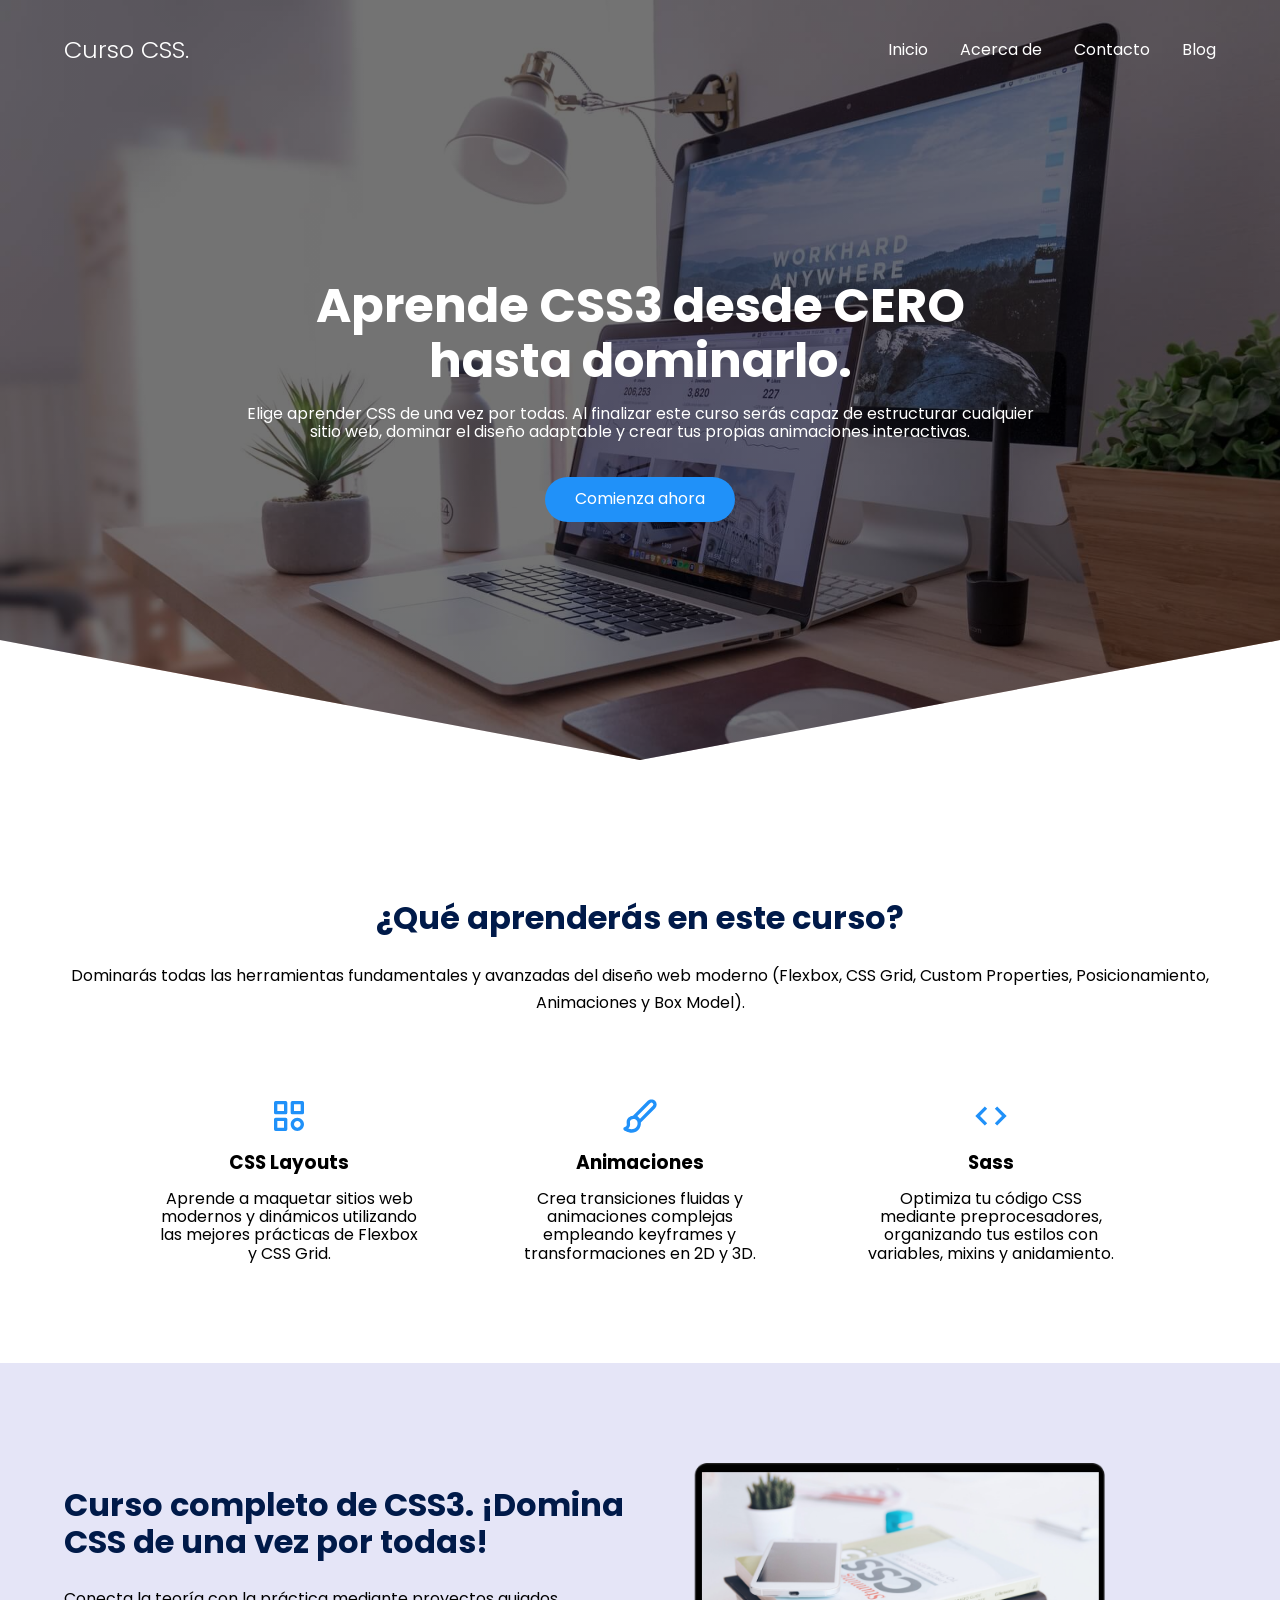
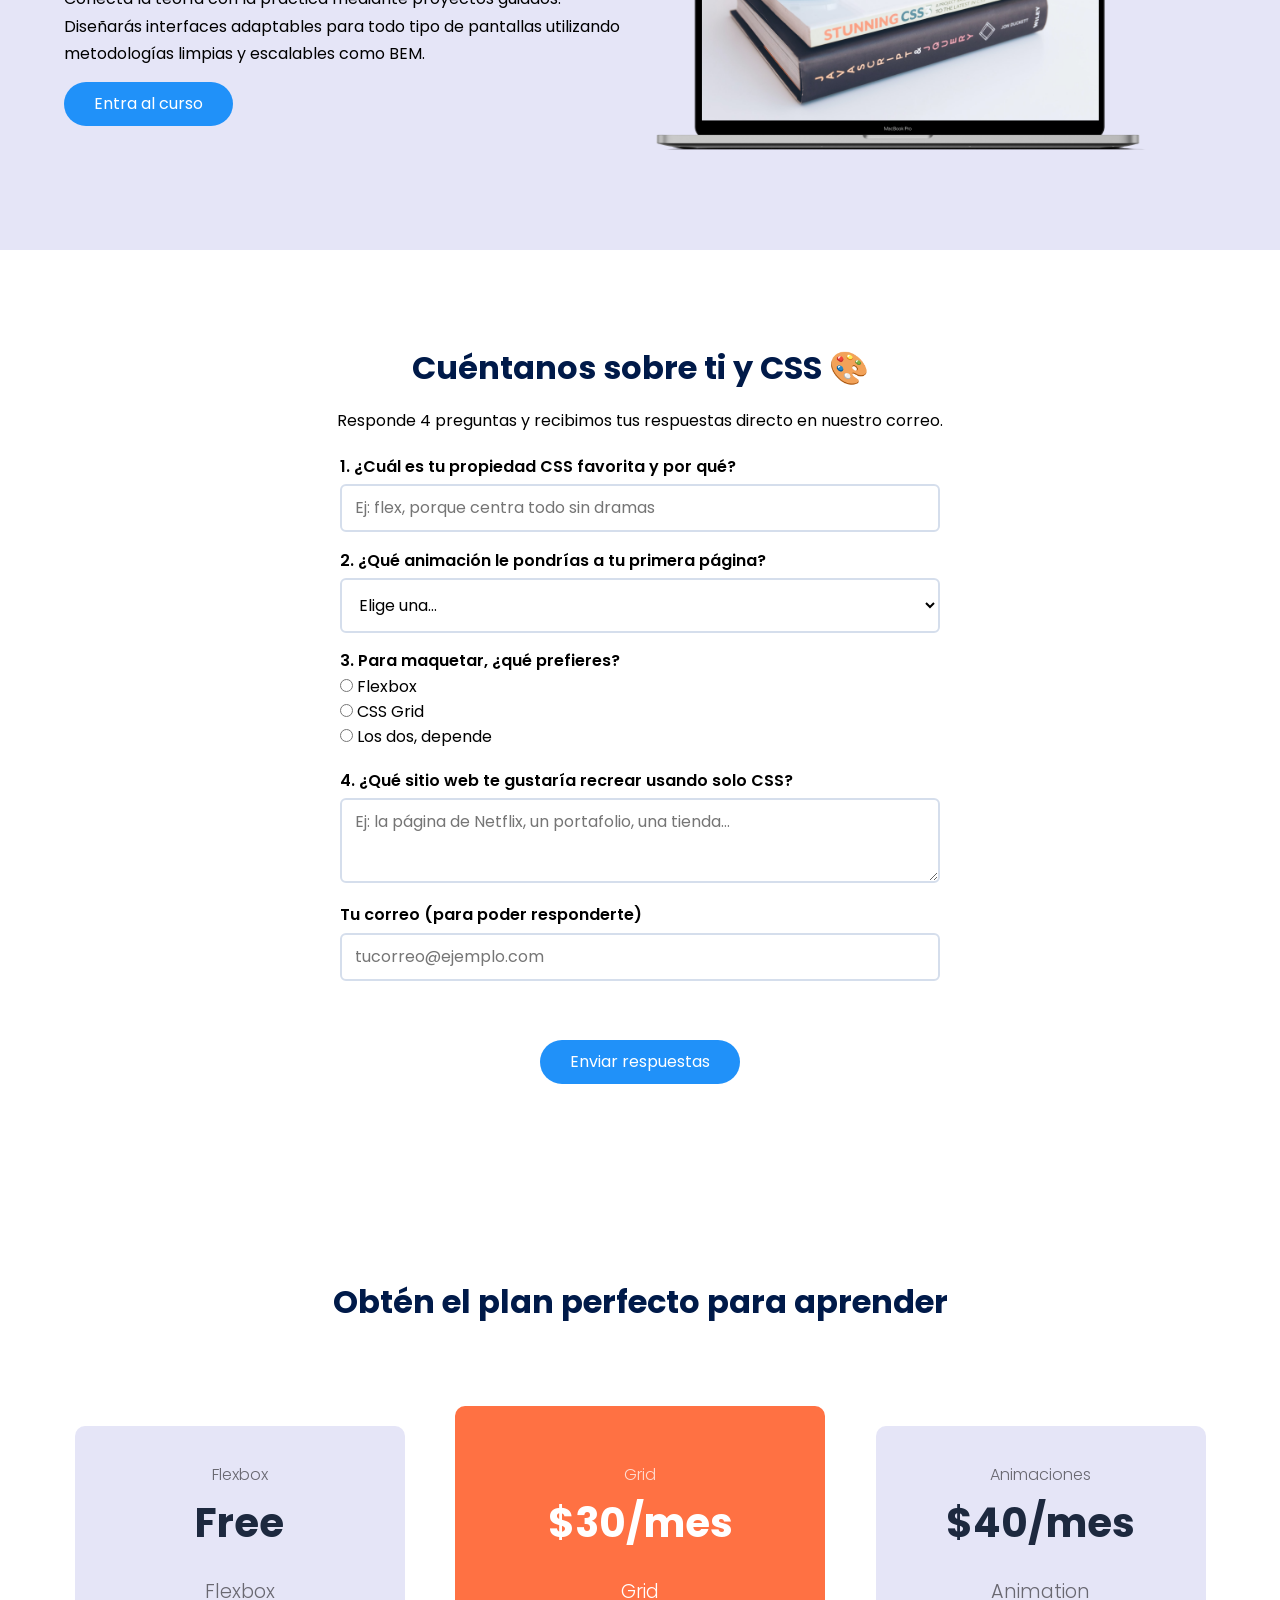
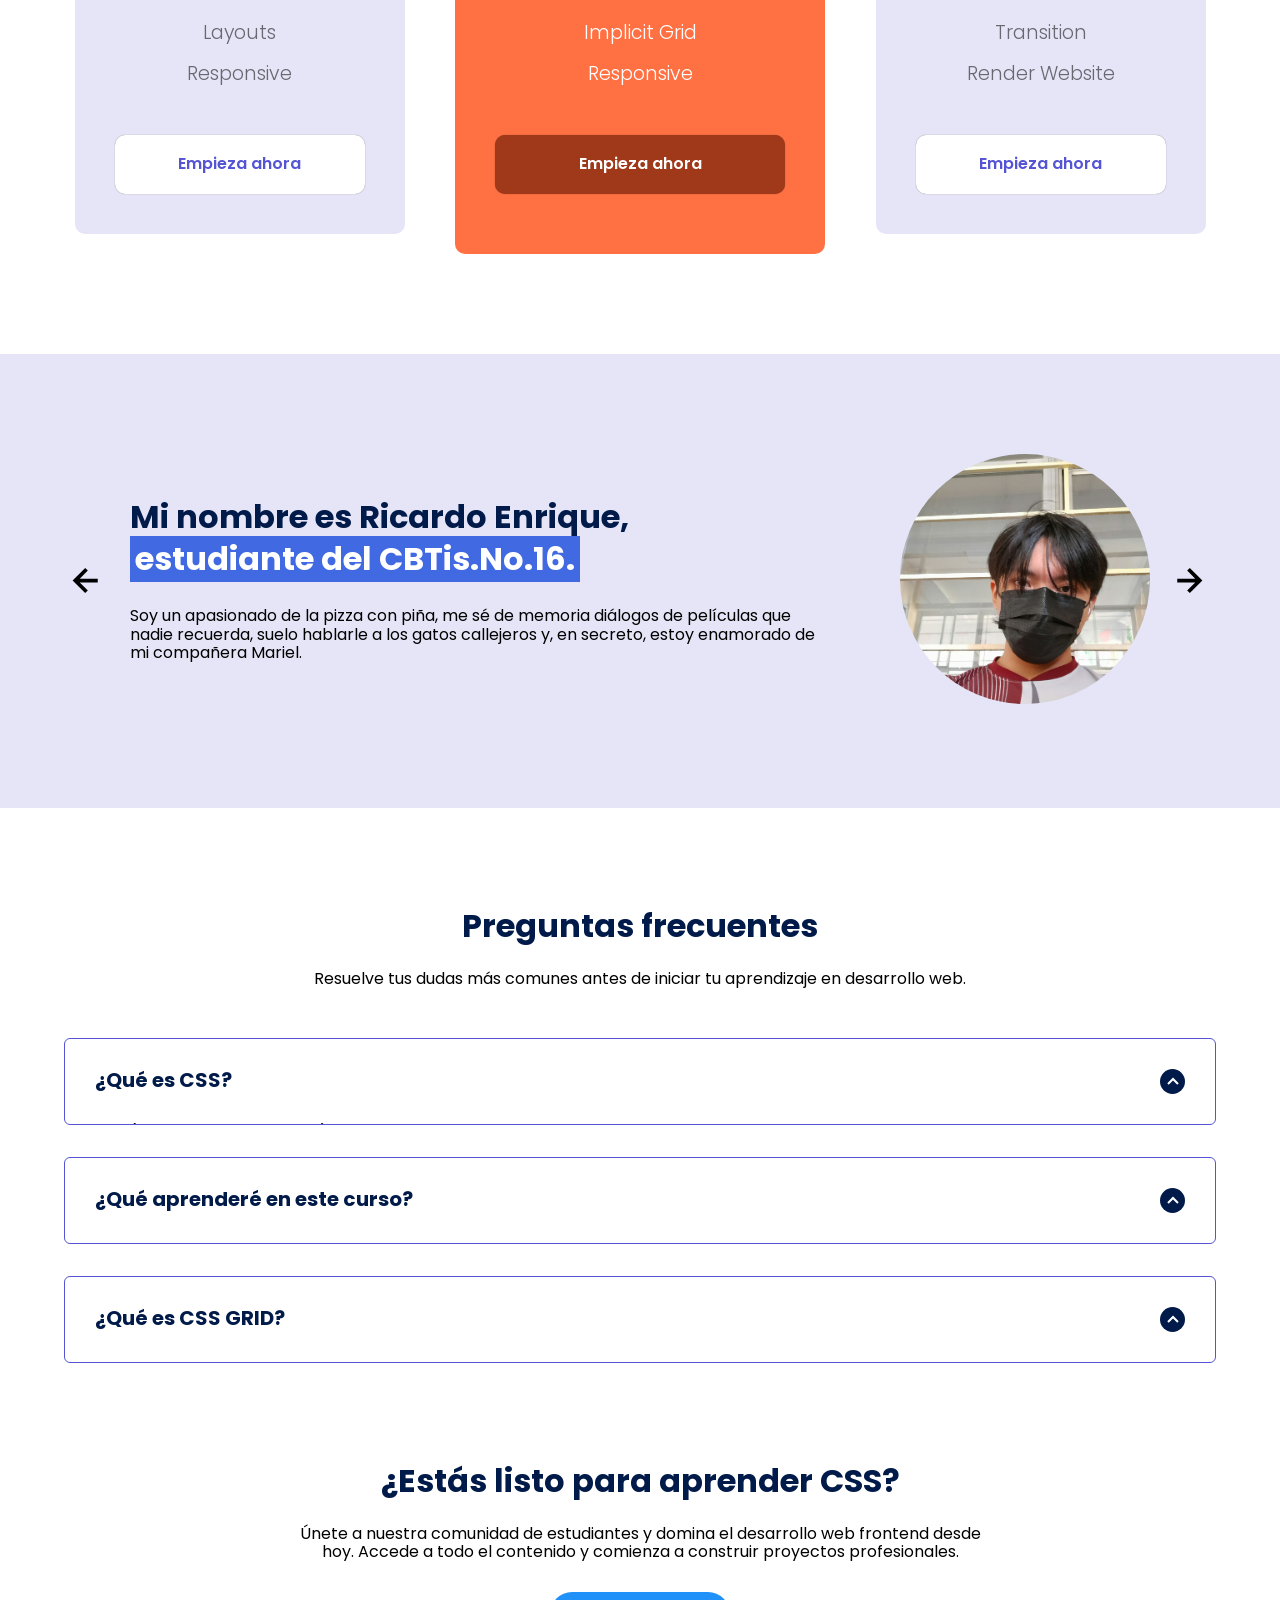
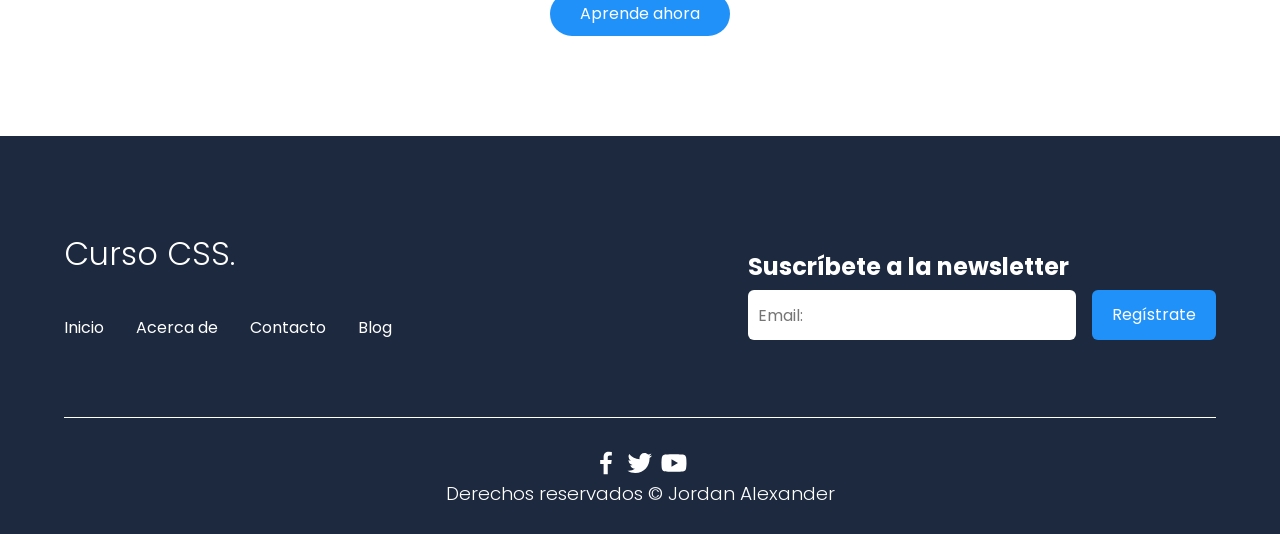
<file: index.html>
<!DOCTYPE html>
<html lang="es">

<head>
    <meta charset="UTF-8">
    <meta http-equiv="X-UA-Compatible" content="IE=edge">
    <meta name="viewport" content="width=device-width, initial-scale=1.0">
    <title>Mrquez Peña Ricardo Enrique</title>
    <link rel="shortcut icon" href="./images/favicon.png" type="image/x-icon">
    <link rel="stylesheet" href="./css/normalize.css">
    <link rel="stylesheet" href="./css/estilos.css">
    <link rel="stylesheet" href="./css/contacto.css">

    <meta name="theme-color" content="#2091F9">

    <meta name="title" content="Aprende CSS desde cero hasta nivel profesional">
    <meta name="description"
        content="Aprende CSS3, Flexbox, Grid Layout, Animaciones y Responsive Design paso a paso con proyectos reales.">

    <meta property="og:type" content="website">
    <meta property="og:url" content="https://alexcgdesign.github.io">
    <meta property="og:title" content="Aprende CSS desde cero hasta nivel profesional">
    <meta property="og:description"
        content="Aprende CSS3, Flexbox, Grid Layout, Animaciones y Responsive Design paso a paso con proyectos reales.">
    <meta property="og:image" content="https://alexcgdesign.github.io/images/css.jpg">

    <meta property="twitter:card" content="summary_large_image">
    <meta property="twitter:url" content="https://www.jordanalex.com/">
    <meta property="twitter:title" content="Aprende CSS desde cero hasta nivel profesional">
    <meta property="twitter:description"
        content="Aprende CSS3, Flexbox, Grid Layout, Animaciones y Responsive Design paso a paso con proyectos reales.">
    <meta property="twitter:image" content="https://alexcgdesign.github.io/images/css.jpg">
</head>

<body>

    <header class="hero">
        <nav class="nav container">
            <div class="nav__logo">
                <h2 class="nav__title">Curso CSS.</h2>
            </div>

            <ul class="nav__link nav__link--menu">
                <li class="nav__items">
                    <a href="#" class="nav__links">Inicio</a>
                </li>
                <li class="nav__items">
                    <a href="#" class="nav__links">Acerca de</a>
                </li>
                <li class="nav__items">
                    <a href="#contacto" class="nav__links">Contacto</a>
                </li>
                <li class="nav__items">
                    <a href="#" class="nav__links">Blog</a>
                </li>

                <img src="./images/close.svg" class="nav__close" alt="Cerrar menú">
            </ul>

            <div class="nav__menu">
                <img src="./images/menu.svg" class="nav__img" alt="Menú de navegación">
            </div>
        </nav>

        <section class="hero__container container">
            <h1 class="hero__title">Aprende CSS3 desde CERO hasta dominarlo.</h1>
            <p class="hero__paragraph">Elige aprender CSS de una vez por todas. Al finalizar este curso serás capaz de estructurar cualquier sitio web, dominar el diseño adaptable y crear tus propias animaciones interactivas.</p>
            <a href="#contacto" class="cta">Comienza ahora</a>
        </section>
    </header>

    <main>
        <section class="container about">
            <h2 class="subtitle">¿Qué aprenderás en este curso?</h2>
            <p class="about__paragraph">Dominarás todas las herramientas fundamentales y avanzadas del diseño web moderno (Flexbox, CSS Grid, Custom Properties, Posicionamiento, Animaciones y Box Model).</p>

            <div class="about__main">
                <article class="about__icons">
                    <img src="./images/shapes.svg" class="about__icon" alt="Icono de Maquetación">
                    <h3 class="about__title">CSS Layouts</h3>
                    <p class="about__paragrah">Aprende a maquetar sitios web modernos y dinámicos utilizando las mejores prácticas de Flexbox y CSS Grid.</p>
                </article>

                <article class="about__icons">
                    <img src="./images/paint.svg" class="about__icon" alt="Icono de Animaciones">
                    <h3 class="about__title">Animaciones</h3>
                    <p class="about__paragrah">Crea transiciones fluidas y animaciones complejas empleando keyframes y transformaciones en 2D y 3D.</p>
                </article>

                <article class="about__icons">
                    <img src="./images/code.svg" class="about__icon" alt="Icono de Sass">
                    <h3 class="about__title">Sass</h3>
                    <p class="about__paragrah">Optimiza tu código CSS mediante preprocesadores, organizando tus estilos con variables, mixins y anidamiento.</p>
                </article>
            </div>
        </section>

        <section class="knowledge">
            <div class="knowledge__container container">
                <div class="knowledege__texts">
                    <h2 class="subtitle">Curso completo de CSS3. ¡Domina CSS de una vez por todas!</h2>
                    <p class="knowledge__paragraph">Conecta la teoría con la práctica mediante proyectos guiados. Diseñarás interfaces adaptables para todo tipo de pantallas utilizando metodologías limpias y escalables como BEM.</p>
                    <a href="#contacto" class="cta">Entra al curso</a>
                </div>

                <figure class="knowledge__picture">
                    <img src="./images/macbook.png" class="knowledge__img" alt="Vista previa del curso en una laptop">
                </figure>
            </div>
        </section>

        <!-- SECCIÓN DE CONTACTO: formulario de Formspree con 4 preguntas -->
        <section class="questions container" id="contacto">
            <h2 class="subtitle">Cuéntanos sobre ti y CSS 🎨</h2>
            <p class="questions__paragraph">Responde 4 preguntas y recibimos tus respuestas directo en nuestro correo.</p>

            <form id="formContacto" class="cform" action="https://formspree.io/f/mljgojzv" method="POST">
                <div class="cform__q">
                    <label for="c_propiedad">1. ¿Cuál es tu propiedad CSS favorita y por qué?</label>
                    <input type="text" id="c_propiedad" name="Propiedad favorita" placeholder="Ej: flex, porque centra todo sin dramas" required>
                </div>

                <div class="cform__q">
                    <label for="c_animacion">2. ¿Qué animación le pondrías a tu primera página?</label>
                    <select id="c_animacion" name="Animacion elegida" required>
                        <option value="" disabled selected>Elige una…</option>
                        <option>Rebote de botones</option>
                        <option>Desvanecer al hacer scroll</option>
                        <option>Giro 3D de tarjetas</option>
                        <option>Efecto máquina de escribir</option>
                    </select>
                </div>

                <fieldset class="cform__q">
                    <legend>3. Para maquetar, ¿qué prefieres?</legend>
                    <label class="cform__radio"><input type="radio" name="Maquetado preferido" value="Flexbox" required> Flexbox</label>
                    <label class="cform__radio"><input type="radio" name="Maquetado preferido" value="CSS Grid"> CSS Grid</label>
                    <label class="cform__radio"><input type="radio" name="Maquetado preferido" value="Los dos, depende"> Los dos, depende</label>
                </fieldset>

                <div class="cform__q">
                    <label for="c_sitio">4. ¿Qué sitio web te gustaría recrear usando solo CSS?</label>
                    <textarea id="c_sitio" name="Sitio a recrear" rows="3" placeholder="Ej: la página de Netflix, un portafolio, una tienda…" required></textarea>
                </div>

                <div class="cform__q">
                    <label for="c_email">Tu correo (para poder responderte)</label>
                    <input type="email" id="c_email" name="email" placeholder="tucorreo@ejemplo.com" required>
                </div>

                <p class="cform__msg" id="cMsg" role="status" aria-live="polite"></p>
                <button type="submit" class="cta cform__btn" id="cBtn">Enviar respuestas</button>
            </form>
        </section>

        <section class="price container">
            <h2 class="subtitle">Obtén el plan perfecto para aprender</h2>

            <div class="price__table">
                <div class="price__element">
                    <p class="price__name">Flexbox</p>
                    <h3 class="price__price">Free</h3>

                    <div class="price__items">
                        <p class="price__features">Flexbox</p>
                        <p class="price__features">Layouts</p>
                        <p class="price__features">Responsive</p>
                    </div>

                    <a href="#contacto" class="price__cta">Empieza ahora</a>
                </div>

                <div class="price__element price__element--best">
                    <p class="price__name">Grid</p>
                    <h3 class="price__price">$30/mes</h3>

                    <div class="price__items">
                        <p class="price__features">Grid</p>
                        <p class="price__features">Implicit Grid</p>
                        <p class="price__features">Responsive</p>
                    </div>

                    <a href="#contacto" class="price__cta">Empieza ahora</a>
                </div>

                <div class="price__element">
                    <p class="price__name">Animaciones</p>
                    <h3 class="price__price">$40/mes</h3>

                    <div class="price__items">
                        <p class="price__features">Animation</p>
                        <p class="price__features">Transition</p>
                        <p class="price__features">Render Website</p>
                    </div>

                    <a href="#contacto" class="price__cta">Empieza ahora</a>
                </div>
            </div>
        </section>

        <section class="testimony">
            <div class="testimony__container container">
                <img src="./images/leftarrow.svg" class="testimony__arrow" id="before" alt="Anterior testimonio">

                <section class="testimony__body testimony__body--show" data-id="1">
                    <div class="testimony__texts">
                        <h2 class="subtitle">Mi nombre es Ricardo Enrique, <span class="testimony__course">estudiante del CBTis.No.16.</span></h2>
                        <p class="testimony__review">Soy un apasionado de la pizza con piña, me sé de memoria diálogos de películas que nadie recuerda, suelo hablarle a los gatos callejeros y, en secreto, estoy enamorado de mi compañera Mariel.</p>
                    </div>

                    <figure class="testimony__picture">
                        <img src="./images/chino.png.jpeg" class="testimony__img" alt="CHINO">
                    </figure>
                </section>

                <section class="testimony__body" data-id="2">
                    <div class="testimony__texts">
                        <h2 class="subtitle">Mi nombre es Alejandra Pérez, <span class="testimony__course">estudiante de CSS.</span></h2>
                        <p class="testimony__review">Las explicaciones sobre CSS Grid y Responsive Design son excelentes. Los proyectos prácticos me ayudaron muchísimo a formar mi primer portafolio profesional.</p>
                    </div>

                    <figure class="testimony__picture">
                        <img src="./images/face2.jpg" class="testimony__img" alt="Foto de Alejandra Pérez">
                    </figure>
                </section>

                <section class="testimony__body" data-id="3">
                    <div class="testimony__texts">
                        <h2 class="subtitle">Mi nombre es Karen Arteaga, <span class="testimony__course">estudiante de CSS.</span></h2>
                        <p class="testimony__review">Siempre me costaba trabajo centrar elementos y hacer las páginas adaptables a dispositivos móviles. Este curso resolvió todas mis dudas desde la primera semana.</p>
                    </div>

                    <figure class="testimony__picture">
                        <img src="./images/face3.jpg" class="testimony__img" alt="Foto de Karen Arteaga">
                    </figure>
                </section>

                <section class="testimony__body" data-id="4">
                    <div class="testimony__texts">
                        <h2 class="subtitle">Mi nombre es Kevin Ramírez, <span class="testimony__course">estudiante de CSS.</span></h2>
                        <p class="testimony__review">El módulo de animaciones y variables de CSS me pareció increíble. Logré integrar interacciones avanzadas en mi trabajo diario sin depender de librerías externas.</p>
                    </div>

                    <figure class="testimony__picture">
                        <img src="./images/face4.jpg" class="testimony__img" alt="Foto de Kevin Ramírez">
                    </figure>
                </section>

                <img src="./images/rightarrow.svg" class="testimony__arrow" id="next" alt="Siguiente testimonio">
            </div>
        </section>

        <section class="questions container">
            <h2 class="subtitle">Preguntas frecuentes</h2>
            <p class="questions__paragraph">Resuelve tus dudas más comunes antes de iniciar tu aprendizaje en desarrollo web.</p>

            <section class="questions__container">
                <article class="questions__padding">
                    <div class="questions__answer">
                        <h3 class="questions__title">¿Qué es CSS?
                            <span class="questions__arrow">
                                <img src="./images/arrow.svg" class="questions__img" alt="Desplegar pregunta">
                            </span>
                        </h3>

                        <p class="questions__show">CSS (Cascading Style Sheets) es el lenguaje utilizado para definir la apariencia, el diseño y la presentación visual de un documento escrito en HTML. Permite aplicar colores, fuentes, espaciados y maquetaciones adaptables.</p>
                    </div>
                </article>

                <article class="questions__padding">
                    <div class="questions__answer">
                        <h3 class="questions__title">¿Qué aprenderé en este curso?
                            <span class="questions__arrow">
                                <img src="./images/arrow.svg" class="questions__img" alt="Desplegar pregunta">
                            </span>
                        </h3>

                        <p class="questions__show">Aprenderás desde los fundamentos del Box Model y selecciones hasta técnicas avanzadas de maquetado con Flexbox y CSS Grid, animaciones, transiciones, diseño responsivo y preprocesadores como Sass.</p>
                    </div>
                </article>

                <article class="questions__padding">
                    <div class="questions__answer">
                        <h3 class="questions__title">¿Qué es CSS GRID?
                            <span class="questions__arrow">
                                <img src="./images/arrow.svg" class="questions__img" alt="Desplegar pregunta">
                            </span>
                        </h3>

                        <p class="questions__show">CSS Grid es un sistema de maquetación bidimensional diseñado para la web. Permite dividir una página en regiones principales o definir la relación en términos de tamaño, posición y capa entre elementos HTML.</p>
                    </div>
                </article>
            </section>

            <section class="questions__offer">
                <h2 class="subtitle">¿Estás listo para aprender CSS?</h2>
                <p class="questions__copy">Únete a nuestra comunidad de estudiantes y domina el desarrollo web frontend desde hoy. Accede a todo el contenido y comienza a construir proyectos profesionales.</p>
                <a href="#contacto" class="cta">Aprende ahora</a>
            </section>
        </section>
    </main>

    <footer class="footer">
        <section class="footer__container container">
            <nav class="nav nav--footer">
                <h2 class="footer__title">Curso CSS.</h2>

                <ul class="nav__link nav__link--footer">
                    <li class="nav__items">
                        <a href="#" class="nav__links">Inicio</a>
                    </li>
                    <li class="nav__items">
                        <a href="#" class="nav__links">Acerca de</a>
                    </li>
                    <li class="nav__items">
                        <a href="#contacto" class="nav__links">Contacto</a>
                    </li>
                    <li class="nav__items">
                        <a href="#" class="nav__links">Blog</a>
                    </li>
                </ul>
            </nav>

            <form class="footer__form" action="https://formspree.io/f/harujy211008@gmail.com" method="POST">
                <h2 class="footer__newsletter">Suscríbete a la newsletter</h2>
                <div class="footer__inputs">
                    <input type="email" placeholder="Email:" class="footer__input" name="_replyto">
                    <input type="submit" value="Regístrate" class="footer__submit">
                </div>
            </form>
        </section>

        <section class="footer__copy container">
            <div class="footer__social">
                <a href="https://facebook.com" class="footer__icons" target="_blank" rel="noopener noreferrer"><img src="./images/facebook.svg" class="footer__img" alt="Facebook"></a>
                <a href="https://twitter.com" class="footer__icons" target="_blank" rel="noopener noreferrer"><img src="./images/twitter.svg" class="footer__img" alt="Twitter"></a>
                <a href="https://youtube.com" class="footer__icons" target="_blank" rel="noopener noreferrer"><img src="./images/youtube.svg" class="footer__img" alt="YouTube"></a>
            </div>

            <h3 class="footer__copyright">Derechos reservados &copy; Jordan Alexander</h3>
        </section>
    </footer>

    <script src="./js/slider.js"></script>
    <script src="./js/questions.js"></script>
    <script src="./js/menu.js"></script>
    <script src="./js/contacto.js"></script>
    <script src="./js/menuderecho.js"></script>
</body>

</html>
</file>
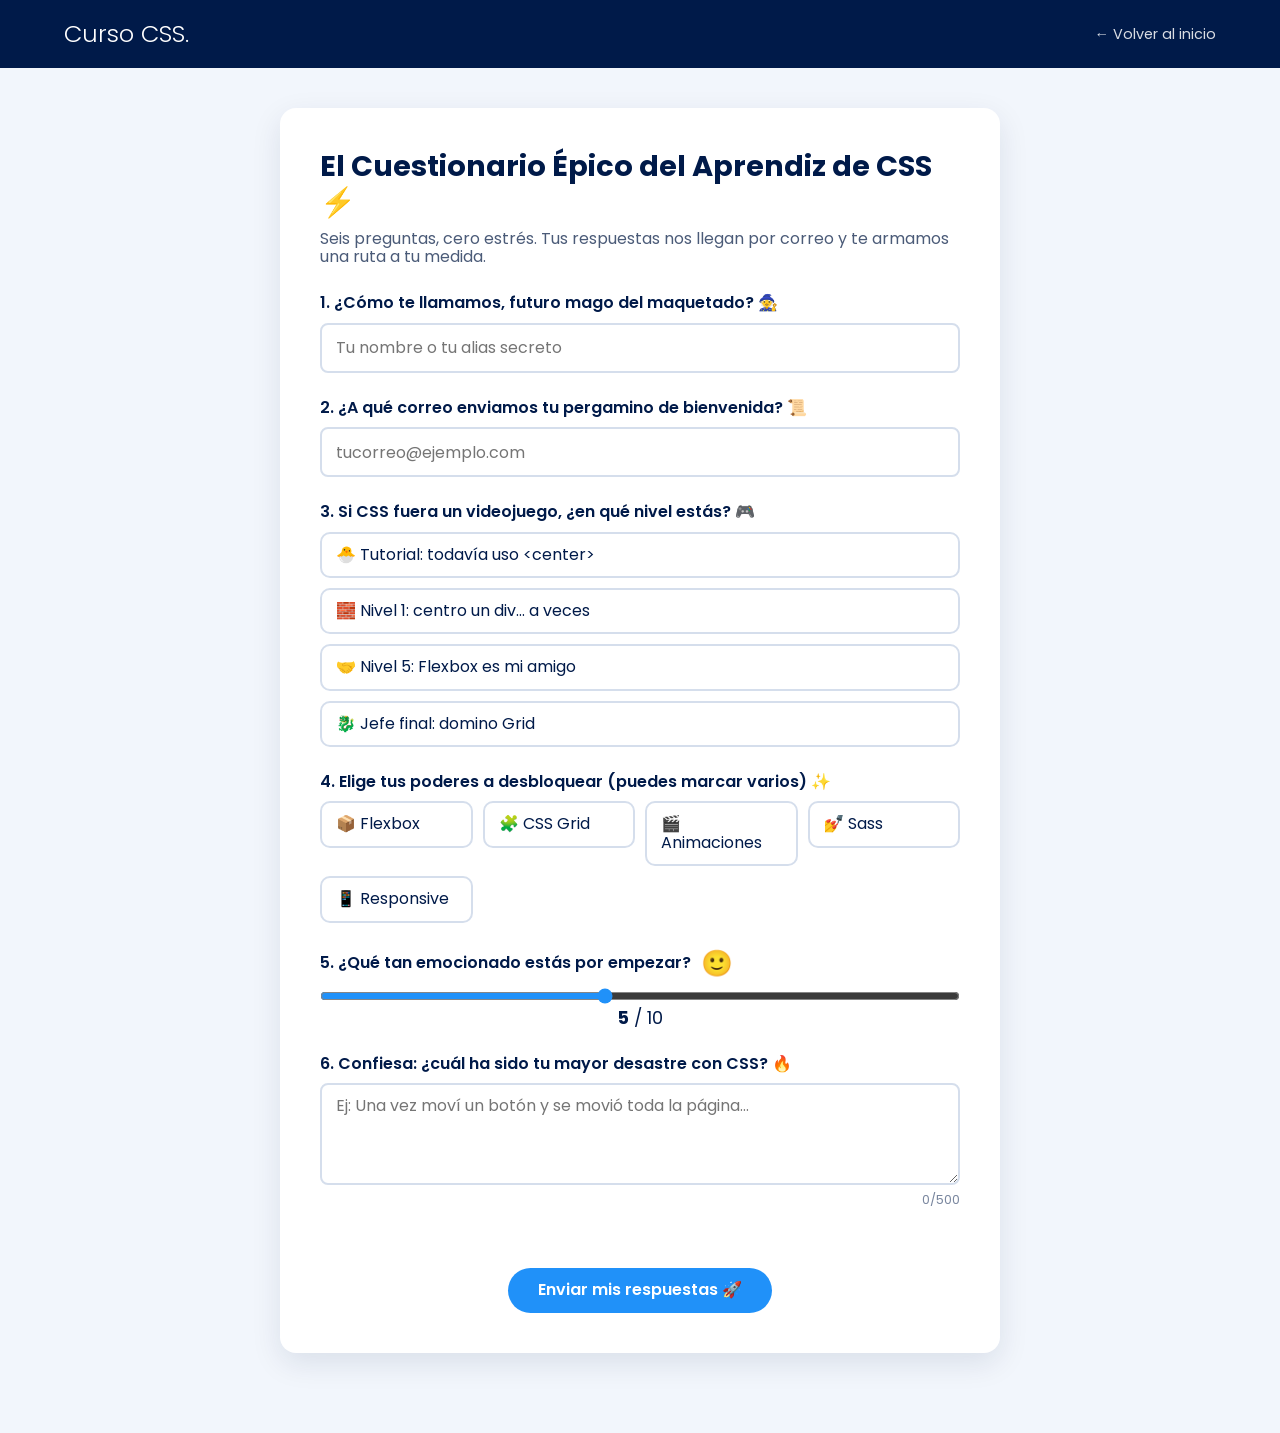
<file: formulario.html>
<!DOCTYPE html>
<html lang="es">

<head>
    <meta charset="UTF-8">
    <meta name="viewport" content="width=device-width, initial-scale=1.0">
    <title>Cuestionario | Curso CSS</title>
    <link rel="shortcut icon" href="./images/favicon.png" type="image/x-icon">
    <link rel="stylesheet" href="./css/normalize.css">
    <link rel="stylesheet" href="./css/estilos.css">
    <link rel="stylesheet" href="./css/formulario.css">
    <meta name="theme-color" content="#2091F9">
</head>

<body class="fpage">

    <header class="fhead">
        <a href="index.html" class="fhead__logo">Curso CSS.</a>
        <a href="index.html" class="fhead__back">← Volver al inicio</a>
    </header>

    <main class="fwrap">
        <section class="fcard" id="tarjeta">
            <h1 class="fcard__title">El Cuestionario Épico del Aprendiz de CSS ⚡</h1>
            <p class="fcard__intro">Seis preguntas, cero estrés. Tus respuestas nos llegan por correo y te armamos una ruta a tu medida.</p>

            <form id="formulario" novalidate>
                <!-- anti-spam: los humanos no ven este campo -->
                <input type="text" name="_honey" class="fhoney" tabindex="-1" autocomplete="off">

                <div class="fq" data-q>
                    <label class="fq__label" for="nombre">1. ¿Cómo te llamamos, futuro mago del maquetado? 🧙</label>
                    <input class="fq__input" type="text" id="nombre" name="Nombre" placeholder="Tu nombre o tu alias secreto" required>
                    <p class="fq__error"></p>
                </div>

                <div class="fq" data-q>
                    <label class="fq__label" for="email">2. ¿A qué correo enviamos tu pergamino de bienvenida? 📜</label>
                    <input class="fq__input" type="email" id="email" name="Correo" placeholder="tucorreo@ejemplo.com" required>
                    <p class="fq__error"></p>
                </div>

                <fieldset class="fq" data-q data-group="Nivel">
                    <legend class="fq__label">3. Si CSS fuera un videojuego, ¿en qué nivel estás? 🎮</legend>
                    <div class="opts">
                        <label class="opt"><input type="radio" name="Nivel" value="Tutorial: aún uso tablas y lloro"><span>🐣 Tutorial: todavía uso &lt;center&gt;</span></label>
                        <label class="opt"><input type="radio" name="Nivel" value="Nivel 1: centro un div (a veces)"><span>🧱 Nivel 1: centro un div… a veces</span></label>
                        <label class="opt"><input type="radio" name="Nivel" value="Nivel 5: Flexbox es mi amigo"><span>🤝 Nivel 5: Flexbox es mi amigo</span></label>
                        <label class="opt"><input type="radio" name="Nivel" value="Jefe final: domino Grid"><span>🐉 Jefe final: domino Grid</span></label>
                    </div>
                    <p class="fq__error"></p>
                </fieldset>

                <fieldset class="fq" data-q data-group="Quiero aprender" data-checks>
                    <legend class="fq__label">4. Elige tus poderes a desbloquear (puedes marcar varios) ✨</legend>
                    <div class="opts opts--chips">
                        <label class="opt"><input type="checkbox" name="Quiero aprender" value="Flexbox"><span>📦 Flexbox</span></label>
                        <label class="opt"><input type="checkbox" name="Quiero aprender" value="CSS Grid"><span>🧩 CSS Grid</span></label>
                        <label class="opt"><input type="checkbox" name="Quiero aprender" value="Animaciones"><span>🎬 Animaciones</span></label>
                        <label class="opt"><input type="checkbox" name="Quiero aprender" value="Sass"><span>💅 Sass</span></label>
                        <label class="opt"><input type="checkbox" name="Quiero aprender" value="Responsive"><span>📱 Responsive</span></label>
                    </div>
                    <p class="fq__error"></p>
                </fieldset>

                <div class="fq" data-q>
                    <label class="fq__label" for="emocion">5. ¿Qué tan emocionado estás por empezar? <span class="emoji" id="emoji">🙂</span></label>
                    <input class="fq__range" type="range" id="emocion" name="Emocion (1-10)" min="1" max="10" value="5">
                    <p class="fq__rangeval"><strong id="emocionVal">5</strong> / 10</p>
                </div>

                <div class="fq" data-q>
                    <label class="fq__label" for="mensaje">6. Confiesa: ¿cuál ha sido tu mayor desastre con CSS? 🔥</label>
                    <textarea class="fq__input fq__input--area" id="mensaje" name="Mayor desastre" rows="4" maxlength="500" placeholder="Ej: Una vez moví un botón y se movió toda la página…" required></textarea>
                    <p class="fq__count"><span id="contador">0</span>/500</p>
                    <p class="fq__error"></p>
                </div>

                <p class="fstatus" id="estado" role="status" aria-live="polite"></p>
                <button type="submit" class="cta fbtn" id="enviar">Enviar mis respuestas 🚀</button>
            </form>
        </section>

        <section class="fcard fcard--ok" id="gracias" hidden>
            <div class="ok__emoji">🎉</div>
            <h2 class="fcard__title">¡Misión cumplida, <span id="nombreOk"></span>!</h2>
            <p class="fcard__intro">Recibimos tus respuestas. Pronto te escribimos con tu ruta de aprendizaje.</p>
            <a href="index.html" class="cta">Volver al inicio</a>
        </section>
    </main>

    <script src="./js/config.js"></script>
    <script src="./js/validacion.js"></script>
    <script src="./js/ui.js"></script>
    <script src="./js/formulario.js"></script>
</body>

</html>
</file>
<file: css/estilos.css>
@import url('https://fonts.googleapis.com/css2?family=Poppins:wght@300;400;600;700&display=swap');

:root {
    --padding-container: 100px 0;
    --color-title: #001A49;
}

body {
    font-family: 'Poppins', sans-serif;
}

.container {
    width: 90%;
    max-width: 1200px;
    margin: 0 auto;
    overflow: hidden;
    padding: var(--padding-container);
}

.hero {
    width: 100%;
    height: 100vh;
    min-height: 600px;
    max-height: 800px;
    position: relative;
    display: grid;
    grid-template-rows: 100px 1fr;
    color: #fff;
}

.hero::before {
    content: "";
    position: absolute;
    top: 0;
    left: 0;
    width: 100%;
    height: 100%;
    background-image: linear-gradient(180deg, #0000008c 0%, #0000008c 100%), url('../images/computer.jpg');
    background-size: cover;
    clip-path: polygon(0 0, 100% 0, 100% 80%, 50% 95%, 0 80%);
    z-index: -1;
}


/* Nav */

.nav {
    --padding-container: 0;
    height: 100%;
    display: flex;
    align-items: center;
}

.nav__title {
    font-weight: 300;
}

.nav__link {
    margin-left: auto;
    padding: 0;
    display: grid;
    grid-auto-flow: column;
    grid-auto-columns: max-content;
    gap: 2em;
}

.nav__items {
    list-style: none;
}

.nav__links {
    color: #fff;
    text-decoration: none;
}

.nav__menu {
    margin-left: auto;
    cursor: pointer;
    display: none;
}

.nav__img {
    display: block;
    width: 30px;
}


.nav__close {
    display: var(--show, none);
}


/* Hero container */

.hero__container {
    max-width: 800px;
    --padding-container: 0;
    display: grid;
    grid-auto-rows: max-content;
    align-content: center;
    gap: 1em;
    padding-bottom: 100px;
    text-align: center;
}

.hero__title {
    font-size: 3rem;
}

.hero__paragraph {
    margin-bottom: 20px;
}

.cta {
    display: inline-block;
    background-color: #2091F9;
    justify-self: center;
    color: #fff;
    text-decoration: none;
    padding: 13px 30px;
    border-radius: 32px;
}

/* About */

.about {
    text-align: center;
}

.subtitle {
    color: var(--color-title);
    font-size: 2rem;
    margin-bottom: 25px;
}


.about__paragraph {
    line-height: 1.7;
}

.about__main {
    padding-top: 80px;
    display: grid;
    width: 90%;
    margin: 0 auto;
    gap: 1em;
    overflow: hidden;
    grid-template-columns: repeat(auto-fit, minmax(260px, auto));
}


.about__icons {
    display: grid;
    gap: 1em;
    justify-items: center;
    width: 260px;
    overflow: hidden;
    margin: 0 auto;
}

.about__icon {
    width: 40px;
}

/* Knowledge */

.knowledge {
    background-color: #e5e5f7;
    background-image: radial-gradient(#444cf7 0.5px, transparent 0.5px), radial-gradient(#444cf7 0.5px, #e5e5f7 0.5px);
    background-size: 20px 20px;
    background-position: 0 0, 10px 10px;
    overflow: hidden;
}

.knowledge__container{
    display: grid;
    grid-template-columns: 1fr 1fr;
    gap: 1em;
    align-items: center;
}

.knowledge__picture{
    max-width: 500px;
}

.knowledge__paragraph{
    line-height: 1.7;
    margin-bottom: 15px;
}

.knowledge__img{
    width: 100%;
    display: block;
}

/* price */

.price{
    text-align: center;
}

.price__table{
    padding-top: 60px;
    display: flex;
    flex-wrap: wrap;
    gap: 2.5em;
    justify-content: space-evenly;
    align-items: center;
}

.price__element{
    background-color: #e5e5f7;
    text-align: center;
    border-radius: 10px;
    width: 330px;
    padding: 40px;
    --color-plan: #696871;
    --color-price: #1D293F;
    --bg-cta: #fff;
    --color-cta: #5454D4;
    --color-items: #696871;
}

.price__element--best{
    width: 370px;
    padding: 60px 40px;
    background-color: #FF7143;
    --color-plan: rgb(255 255 255 / 75%);
    --color-price: #fff;
    --bg-cta: #9F3919;
    --color-cta: #FFF;
    --color-items: #fff;
}


.price__name{
    color: var(--color-plan);
    margin-bottom: 15px;
    font-weight: 300;
}

.price__price{
    font-size: 2.5rem;
    color: var(--color-price);
}

.price__items{
    margin-top: 35px;
    display: grid;
    gap: 1em;
    font-weight: 300;
    font-size: 1.2rem;
    margin-bottom: 50px;
    color: var(--color-items);
}

.price__cta{
    display: block;
    padding: 20px 0;
    border-radius: 10px;
    text-decoration: none;
    background-color: var(--bg-cta);
    font-weight: 600;
    color: var(--color-cta);
    box-shadow: 0 0 1px rgba(0, 0, 0, .5);
}

/* Testimony */

.testimony{
    background-color: #e5e5f7;
}

.testimony__container{
    display: grid;
    grid-template-columns: 50px 1fr 50px;
    gap: 1em;
    align-items: center;
}

.testimony__body{
    display: grid;
    grid-template-columns: 1fr max-content;
    justify-content: space-between;
    align-items: center;
    gap: 2em;
    grid-column: 2/3;
    grid-row: 1/2;
    opacity: 0;
    pointer-events: none;
}


.testimony__body--show{
    pointer-events: unset;
    opacity: 1;
    transition: opacity 1.5s ease-in-out;
}

.testimony__img{
    width: 250px;
    height: 250px;
    border-radius: 50%;
    object-fit: cover;
    object-position: 50% 30%;
}

.testimony__texts{
    max-width: 700px;
}

.testimony__course{
    background-color: royalblue;
    color: #fff;
    display: inline-block;
    padding: 5px;
}

.testimony__arrow{
    width: 90%;
    cursor: pointer;
}

/* Questions */

.questions{
    text-align: center;
}

.questions__container{
    display: grid;
    gap: 2em;
    padding-top: 50px;
    padding-bottom: 100px;
}

.questions__padding{
    padding: 0;
    transition: padding .3s;
    border: 1px solid #5454D4;
    border-radius: 6px;
}

.questions__padding--add{
    padding-bottom: 30px;
}

.questions__answer{
    padding: 0 30px 0;
    overflow: hidden;
}

.questions__title{
    text-align: left;
    display: flex;
    font-size: 20px;
    padding: 30px 0 30px;
    cursor: pointer;
    color: var(--color-title);
    justify-content: space-between;
}

.questions__arrow{
    border-radius: 50%;
    background-color: var(--color-title);
    width: 25px;
    height: 25px;
    display: flex;
    justify-content: center;
    align-items: center;
    align-self: flex-end;
    margin-left: 10px;
    transition:  transform .3s;
}

.questions__arrow--rotate{
    transform: rotate(180deg);
}

.questions__show{
    text-align: left;
    height: 0;
    transition: height .3s;
}

.questions__img{
    display: block;
}

.questions__copy{
    width: 60%;
    margin: 0 auto;
    margin-bottom: 30px;
}

/* Footer */

.footer{
    background-color: #1D293F;
}

.footer__title{
    font-weight: 300;
    font-size: 2rem;
    margin-bottom: 30px;
}

.footer__title, .footer__newsletter{
    color: #fff;
}


.footer__container{
    display: flex;
    justify-content: space-between;
    align-items: center;
    border-bottom: 1px solid #fff;
    padding-bottom: 60px;
}

.nav--footer{
    padding-bottom: 20px;
    display: grid;
    gap: 1em;
    grid-auto-flow: row;
    height: 100%;
}

.nav__link--footer{
    display: flex;
    margin: 0;
    margin-right: 20px;
    flex-wrap: wrap;
}

.footer__inputs{
    margin-top: 10px;
    display: flex;
    overflow: hidden;
}

.footer__input{
    background-color: #fff;
    height: 50px;
    display: block;
    padding-left: 10px;
    border-radius: 6px;
    font-size: 1rem;
    outline: none;
    border: none;
    margin-right: 16px;
}

.footer__submit{
    margin-left: auto;
    display: inline-block;
    height: 50px;
    padding: 0 20px ;
    background-color: #2091F9;
    border: none;
    font-size: 1rem;
    color: #fff;
    border-radius: 6px;
    cursor: pointer;
}

.footer__copy{
    --padding-container: 30px 0;
    text-align: center;
    color: #fff;
}

.footer__copyright{
    font-weight: 300;
}

.footer__icons{
    margin-bottom: 10px;
}

.footer__img{
    width: 30px;
}

/* Media queries */

@media (max-width:800px){
    .nav__menu{
        display: block;
    }

    .nav__link--menu{
        position: fixed;
        background-color: #000;
        top: 0;
        left: 0;
        height: 100%;
        width: 100%;
        display: flex;
        flex-direction: column;
        justify-content: space-evenly;
        align-items: center;
        z-index: 100;
        opacity: 0;
        pointer-events: none;
        transition: .7s opacity;
    }

    .nav__link--show{
        --show: block;
        opacity:1 ;
        pointer-events: unset;
    }

    .nav__close{
        position: absolute;
        top: 30px;
        right: 30px;
        width: 30px;
        cursor: pointer;
    }

    .hero__title{
        font-size: 2.5rem;
    }


    .about__main{
        gap: 2em;
    }

    .about__icons:last-of-type{
        grid-column: 1/-1;
    }


    .knowledge__container{
        grid-template-columns: 1fr;
        grid-template-rows: max-content 1fr;
        gap: 3em;
        text-align: center;
    }

    .knowledge__picture{
        grid-row: 1/2;
        justify-self: center;
    }

    .testimony__container{
        grid-template-columns: 30px 1fr 30px;
    }

    .testimony__body{
        grid-template-columns: 1fr;
        grid-template-rows: max-content max-content;
        gap: 3em;
        justify-items:center ;
    }


    .testimony__img{
        width: 200px;
        height: 200px;
        
    }

    .questions__copy{
        width: 100%;
    }

    .footer__container{
        flex-wrap: wrap;
    }

    .nav--footer{
        width: 100%;
        justify-items: center;
    }

    .nav__link--footer{
        width: 100%;
        justify-content: space-evenly;
        margin: 0;
    }

    .footer__form{
        width: 100%;
        justify-content: space-evenly;
    }

    .footer__input{
        flex: 1;
    }

}

@media (max-width:600px){
    .hero__title{
        font-size: 2rem;
    }

    .hero__paragraph{
        font-size: 1rem;
    }

    .subtitle{
        font-size: 1.8rem;
    }

    .price__element{
        width: 90%;
    }

    .price__element--best{
        width: 90%;
        /* padding: 40px; */
    }

    .price__price{
        font-size: 2rem;
    }

    .testimony{
        --padding-container: 60px 0;
    }

    .testimony__container{
        grid-template-columns: 28px 1fr 28px;
        gap: .9em;
    }

    .testimony__arrow{
        width: 100%;
    }

    .testimony__course{
        margin-top: 15px;
    }

    .questions__title{
        font-size: 1rem;
    }

    .footer__title{
        justify-self: start;
        margin-bottom: 15px;
    }

    .nav--footer{
        padding-bottom: 60px;
    }

    .nav__link--footer{
        justify-content: space-between;
    }

    .footer__inputs{
        flex-wrap: wrap;
    }

    .footer__input{
        flex-basis: 100%;
        margin: 0;
        margin-bottom: 16px;
    }

    .footer__submit{
        margin-right: auto;
        margin-left: 0;
        

        /* 
        margin:0;
        width: 100%;
        */
    }
}
</file>
<file: css/contacto.css>
.cform{max-width:600px;margin:0 auto;display:flex;flex-direction:column;gap:1.2rem;text-align:left}
.cform__q{border:0;padding:0;margin:0;min-width:0}
.cform__q label,.cform__q legend{display:block;margin-bottom:.5rem;font-weight:600;padding:0}
.cform input[type=text],.cform input[type=email],.cform select,.cform textarea{width:100%;padding:.8rem;font:inherit;border:2px solid #d5deec;border-radius:6px;background:#fff;outline:none}
.cform input:focus,.cform select:focus,.cform textarea:focus{border-color:#2091F9}
.cform__radio{display:block;font-weight:400!important;margin-bottom:.4rem!important;cursor:pointer}
.cform__btn{border:0;cursor:pointer;align-self:center;font:inherit}
.cform__btn:disabled{opacity:.6}
.cform__msg{text-align:center;font-weight:600;min-height:1.3em}
.cform__msg--ok{color:#1c8a4a}
.cform__msg--err{color:#e0334c}

#contacto .questions__paragraph{margin-bottom:28px}
</file>
<file: css/formulario.css>
.fpage{background:#f2f6fc;min-height:100vh;color:var(--color-title)}
.fhead{display:flex;justify-content:space-between;align-items:center;padding:20px 5%;background:var(--color-title);color:#fff}
.fhead a{color:#fff;text-decoration:none}
.fhead__logo{font-size:1.5rem;font-weight:300}
.fhead__back{font-size:.9rem;opacity:.85}
.fhead__back:hover{opacity:1}
.fwrap{width:90%;max-width:720px;margin:40px auto 80px}
.fcard{background:#fff;border-radius:16px;padding:40px;box-shadow:0 10px 30px rgba(0,26,73,.1)}
.fcard[hidden]{display:none}
.fcard__title{font-size:1.8rem;line-height:1.25;margin-bottom:10px}
.fcard__intro{color:#4b5b78;margin-bottom:28px}
.fq{border:0;padding:0;margin:0 0 26px;min-width:0}
.fq__label{display:block;font-weight:600;margin-bottom:10px;padding:0}
.fq__input{width:100%;height:50px;padding:0 14px;font:inherit;border:2px solid #d5deec;border-radius:8px;margin:0;outline:none;transition:border-color .2s,box-shadow .2s}
.fq__input--area{height:auto;padding:12px 14px;resize:vertical}
.fq__input:focus{border-color:#2091F9;box-shadow:0 0 0 3px rgba(32,145,249,.2)}
.fq--bad .fq__input{border-color:#e0334c}
.fq__error{color:#e0334c;font-size:.85rem;min-height:0;margin-top:6px}
.fq__error:empty{display:none}
.fq__count{text-align:right;font-size:.8rem;color:#7a879f;margin-top:4px}
.opts{display:grid;gap:10px}
.opts--chips{grid-template-columns:repeat(auto-fit,minmax(150px,1fr))}
.opt{display:block;cursor:pointer}
.opt input{position:absolute;opacity:0;pointer-events:none}
.opt span{display:block;padding:12px 14px;border:2px solid #d5deec;border-radius:10px;transition:all .15s}
.opt:hover span{border-color:#2091F9}
.opt input:checked+span{background:#2091F9;border-color:#2091F9;color:#fff;transform:translateY(-1px)}
.opt input:focus-visible+span{box-shadow:0 0 0 3px rgba(32,145,249,.35)}
.fq--bad .opt span{border-color:#f0a0ac}
.fq__range{width:100%;accent-color:#2091F9}
.fq__rangeval{text-align:center;font-size:1.1rem}
.emoji{font-size:1.6rem;vertical-align:middle;margin-left:6px}
.fhoney{position:absolute;left:-9999px;width:1px;height:1px;opacity:0}
.fstatus{text-align:center;min-height:1.4em;margin-bottom:12px;font-weight:600}
.fstatus--err{color:#e0334c}
.fbtn{display:block;margin:0 auto;border:0;cursor:pointer;font:inherit;font-weight:600}
.fbtn:disabled{opacity:.6;cursor:wait}
.fcard--ok{text-align:center}
.ok__emoji{font-size:4rem;animation:pop .6s ease}
@keyframes pop{0%{transform:scale(0)}70%{transform:scale(1.25)}100%{transform:scale(1)}}
@media (max-width:600px){.fcard{padding:24px}.fcard__title{font-size:1.4rem}}
</file>
